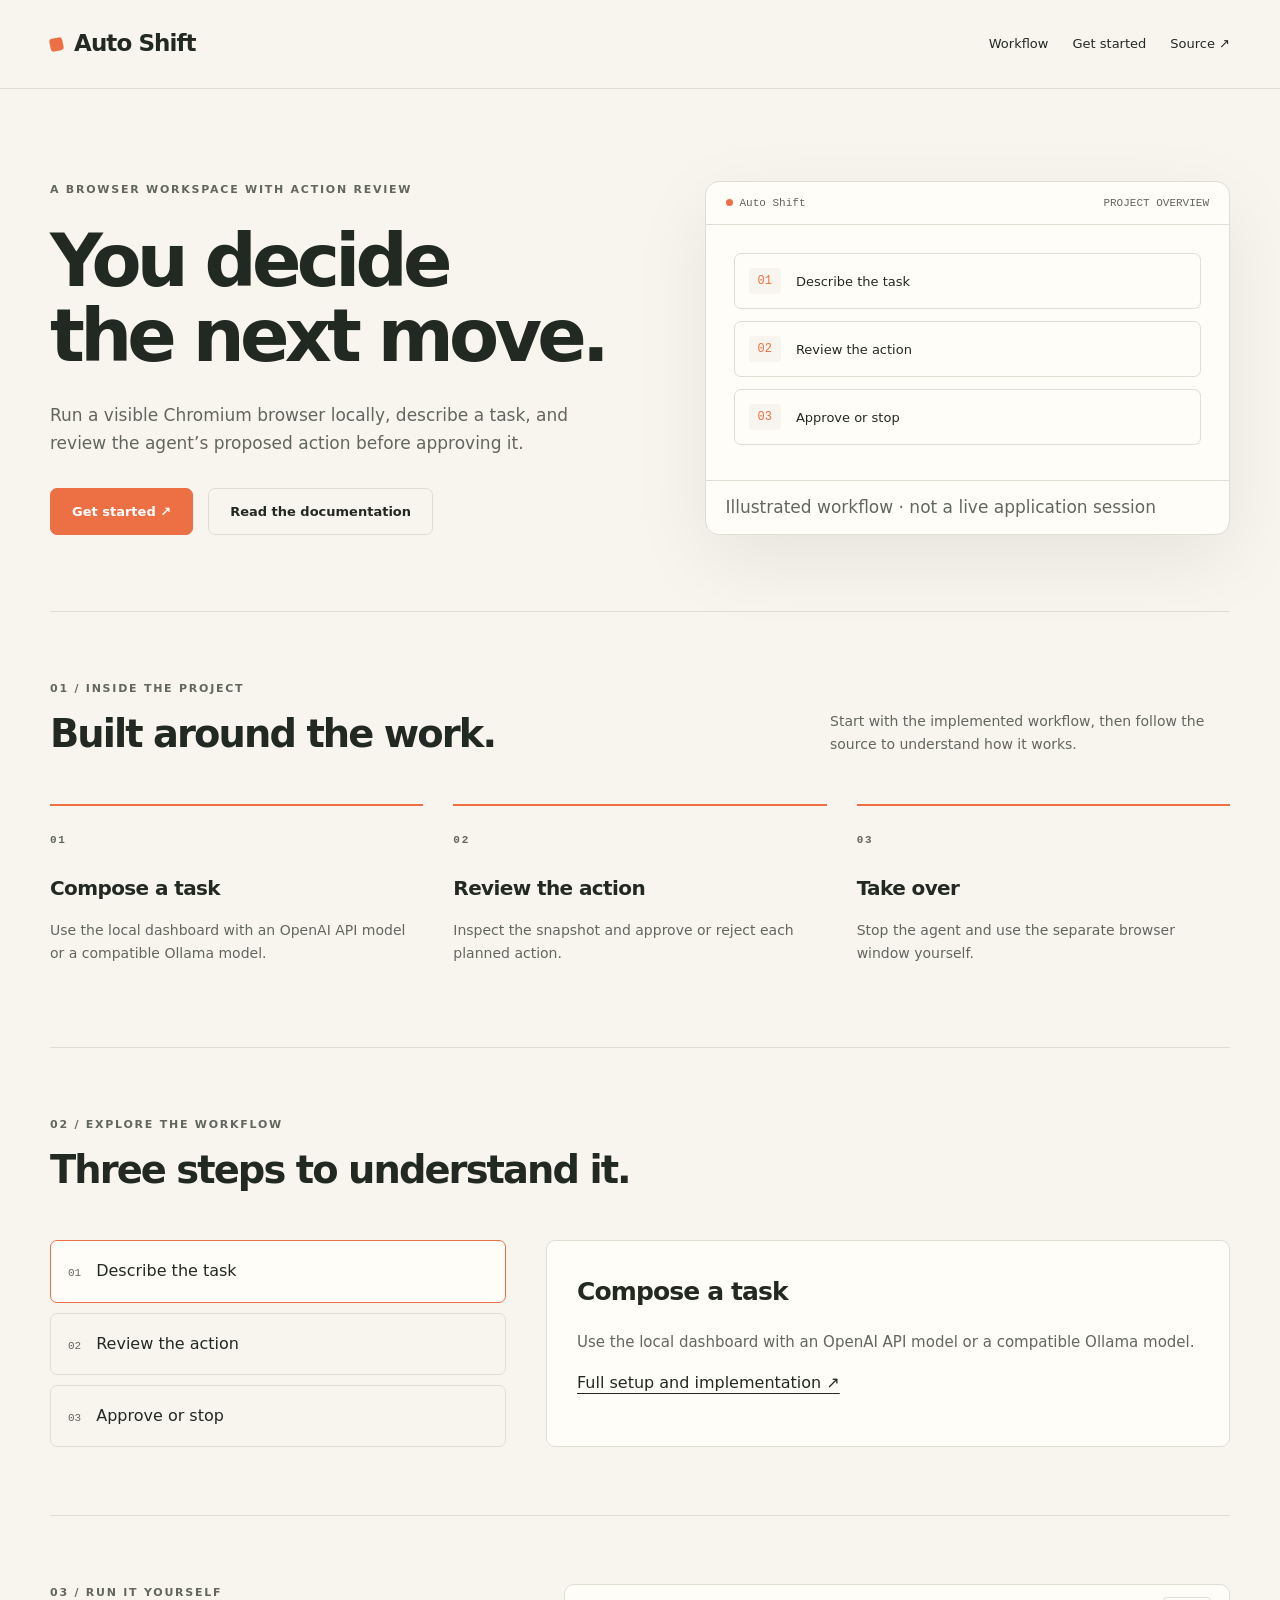
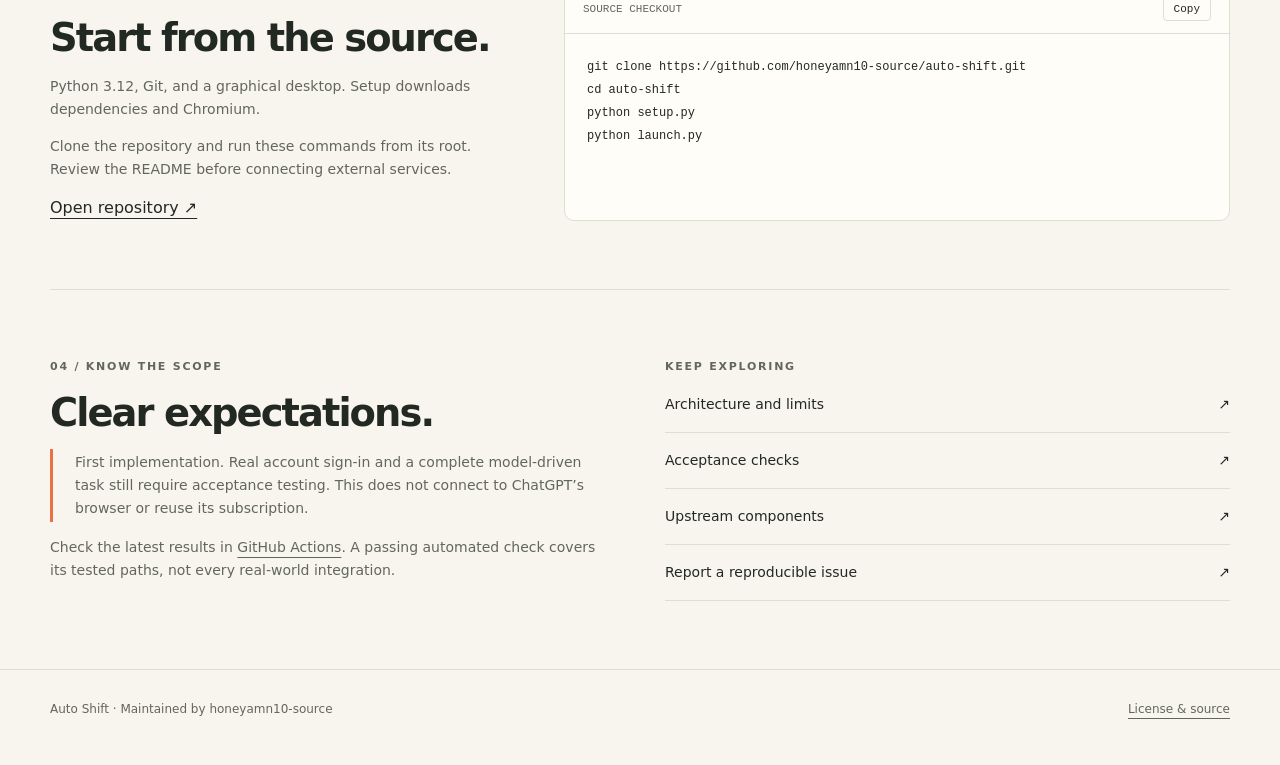
<file: website/index.html>
<!doctype html>
<html lang="en"><head><meta charset="utf-8"><meta name="viewport" content="width=device-width,initial-scale=1"><title>Auto Shift — A browser workspace with action review</title><meta name="description" content="Run a visible Chromium browser locally, describe a task, and review the agent’s proposed action before approving it."><meta name="theme-color" content="#f8f5ee"><meta property="og:title" content="Auto Shift"><meta property="og:description" content="Run a visible Chromium browser locally, describe a task, and review the agent’s proposed action before approving it."><meta property="og:type" content="website"><link rel="canonical" href="https://honeyamn10-source.github.io/auto-shift/"><link rel="icon" href="favicon.svg" type="image/svg+xml"><link rel="stylesheet" href="assets/site.css"><script src="assets/site.js" defer></script></head>
<body class="theme-browser" style="--accent:#ed7045;--bg:#f8f5ee;--ink:#222922;--muted:#62675e;--panel:#fffdf7;--line:#deded3;--on-accent:#ffffff"><a class="skip" href="#main">Skip to content</a><header><div class="wrap nav"><a class="brand" href="#main"><span class="mark" aria-hidden="true"></span>Auto Shift</a><nav aria-label="Primary"><a href="#workflow">Workflow</a><a href="#start">Get started</a><a href="https://github.com/honeyamn10-source/auto-shift">Source ↗</a></nav></div></header>
<main id="main" class="wrap"><section class="hero"><div><div class="eyebrow">A browser workspace with action review</div><h1>You decide
the next move.</h1><p>Run a visible Chromium browser locally, describe a task, and review the agent’s proposed action before approving it.</p><div class="actions"><a class="button primary" href="#start">Get started <span aria-hidden="true">&nbsp;↗</span></a><a class="button" href="https://github.com/honeyamn10-source/auto-shift#readme">Read the documentation</a></div></div><div class="surface"><div class="surface-top"><span><span class="dot"></span>Auto Shift</span><span>PROJECT OVERVIEW</span></div><div class="visual"><div class="workflow"><div class="workflow-row"><span class="num">01</span>Describe the task</div><div class="workflow-row"><span class="num">02</span>Review the action</div><div class="workflow-row"><span class="num">03</span>Approve or stop</div></div></div><p class="surface-note">Illustrated workflow · not a live application session</p></div></section>
<section class="section"><div class="section-head"><div><div class="eyebrow">01 / Inside the project</div><h2>Built around the work.</h2></div><p>Start with the implemented workflow, then follow the source to understand how it works.</p></div><div class="features"><article class="feature"><span class="eyebrow">01</span><h3>Compose a task</h3><p>Use the local dashboard with an OpenAI API model or a compatible Ollama model.</p></article><article class="feature"><span class="eyebrow">02</span><h3>Review the action</h3><p>Inspect the snapshot and approve or reject each planned action.</p></article><article class="feature"><span class="eyebrow">03</span><h3>Take over</h3><p>Stop the agent and use the separate browser window yourself.</p></article></div></section>

<section id="workflow" class="section"><div class="section-head"><div><div class="eyebrow">02 / Explore the workflow</div><h2>Three steps to understand it.</h2></div></div><div class="explorer"><div class="choices" role="group" aria-label="Explore project workflow"><button class="choice" data-choice data-title="Compose a task" data-detail="Use the local dashboard with an OpenAI API model or a compatible Ollama model." aria-pressed="true"><span>01</span>Describe the task</button><button class="choice" data-choice data-title="Review the action" data-detail="Inspect the snapshot and approve or reject each planned action." aria-pressed="false"><span>02</span>Review the action</button><button class="choice" data-choice data-title="Take over" data-detail="Stop the agent and use the separate browser window yourself." aria-pressed="false"><span>03</span>Approve or stop</button></div><div class="explanation" aria-live="polite"><h3 id="explore-title">Compose a task</h3><p id="explore-text">Use the local dashboard with an OpenAI API model or a compatible Ollama model.</p><a href="https://github.com/honeyamn10-source/auto-shift#readme">Full setup and implementation ↗</a></div></div></section>
<section id="start" class="section setup"><div><div class="eyebrow">03 / Run it yourself</div><h2>Start from the source.</h2><p class="muted">Python 3.12, Git, and a graphical desktop. Setup downloads dependencies and Chromium.</p><p class="muted">Clone the repository and run these commands from its root. Review the README before connecting external services.</p><a href="https://github.com/honeyamn10-source/auto-shift">Open repository ↗</a></div><div class="codebox"><div class="code-head"><span>SOURCE CHECKOUT</span><button class="copy" data-copy="setup-code" aria-label="Copy setup commands">Copy</button></div><pre><code id="setup-code">git clone https://github.com/honeyamn10-source/auto-shift.git
cd auto-shift
python setup.py
python launch.py</code></pre></div></section>
<section class="section detail-grid"><div><div class="eyebrow">04 / Know the scope</div><h2>Clear expectations.</h2><p class="scope">First implementation. Real account sign-in and a complete model-driven task still require acceptance testing. This does not connect to ChatGPT’s browser or reuse its subscription.</p><p class="muted">Check the latest results in <a href="https://github.com/honeyamn10-source/auto-shift/actions">GitHub Actions</a>. A passing automated check covers its tested paths, not every real-world integration.</p></div><div><div class="eyebrow">Keep exploring</div><ul class="doc-links"><li><a href="https://github.com/honeyamn10-source/auto-shift/blob/main/docs/ARCHITECTURE.md">Architecture and limits<span aria-hidden="true">↗</span></a></li><li><a href="https://github.com/honeyamn10-source/auto-shift/blob/main/docs/ACCEPTANCE.md">Acceptance checks<span aria-hidden="true">↗</span></a></li><li><a href="https://github.com/honeyamn10-source/auto-shift/blob/main/docs/OPEN_SOURCE.md">Upstream components<span aria-hidden="true">↗</span></a></li><li><a href="https://github.com/honeyamn10-source/auto-shift/issues">Report a reproducible issue<span aria-hidden="true">↗</span></a></li></ul></div></section></main><footer><div class="wrap"><span>Auto Shift · Maintained by honeyamn10-source</span><a href="https://github.com/honeyamn10-source/auto-shift/blob/main/LICENSE">License & source</a></div></footer></body></html>
</file>
<file: website/assets/site.css>
*{box-sizing:border-box}html{scroll-behavior:smooth}body{margin:0;background:var(--bg);color:var(--ink);font-family:Inter,ui-sans-serif,system-ui,-apple-system,sans-serif;line-height:1.65}a{color:inherit;text-underline-offset:5px}button{font:inherit}a,button{touch-action:manipulation}a:focus-visible,button:focus-visible,summary:focus-visible{outline:3px solid var(--accent);outline-offset:5px}.wrap{width:min(1180px,calc(100% - 48px));margin:auto}.skip{position:fixed;top:-80px;left:12px;background:var(--ink);color:var(--bg);padding:12px;z-index:20}.skip:focus{top:12px}header{border-bottom:1px solid var(--line)}.nav{display:flex;align-items:center;justify-content:space-between;min-height:88px;gap:24px}.brand{font-weight:800;letter-spacing:-.04em;text-decoration:none;font-size:23px}.mark{display:inline-block;width:13px;height:13px;border-radius:3px;background:var(--accent);margin-right:11px;transform:rotate(-12deg)}nav{display:flex;gap:24px;font-size:13px}nav a{text-decoration:none}.eyebrow{text-transform:uppercase;letter-spacing:.16em;font-size:11px;font-weight:750;color:var(--muted)}.hero{display:grid;grid-template-columns:1.12fr 1fr;align-items:center;gap:66px;padding:92px 0 76px}.hero h1{font-size:clamp(44px,5.7vw,78px);line-height:1.03;letter-spacing:-.065em;font-weight:650;margin:24px 0 28px;white-space:pre-line}.hero p{max-width:530px;color:var(--muted);font-size:17px}.actions{display:flex;gap:15px;flex-wrap:wrap;margin-top:30px}.button{display:inline-flex;align-items:center;justify-content:center;border:1px solid var(--line);padding:12px 21px;border-radius:7px;text-decoration:none;font-weight:650;font-size:13px}.button.primary{background:var(--accent);border-color:var(--accent);color:var(--on-accent)}.surface{position:relative;background:var(--panel);border:1px solid var(--line);border-radius:14px;overflow:hidden;box-shadow:0 25px 80px #00000012}.surface-top{display:flex;align-items:center;justify-content:space-between;padding:15px 20px;border-bottom:1px solid var(--line);font:11px ui-monospace,monospace;color:var(--muted)}.dot{width:7px;height:7px;background:var(--accent);border-radius:50%;display:inline-block;margin-right:7px}.visual{padding:28px;min-height:255px}.visual h3{font-size:24px;letter-spacing:-.04em;margin:4px 0 26px}.workflow{display:grid;gap:12px}.workflow-row{display:flex;align-items:center;gap:15px;padding:14px;border:1px solid var(--line);border-radius:7px;font-size:13px}.num{font:12px ui-monospace,monospace;color:var(--accent);background:var(--bg);border-radius:4px;padding:6px 9px}.surface-note{padding:12px 20px;margin:0;border-top:1px solid var(--line);font-size:11px;color:var(--muted)}.wave{display:flex;height:92px;align-items:center;gap:7px;justify-content:center;margin:10px 0 28px}.wave i{width:6px;border-radius:5px;background:var(--accent)}.chart{width:100%;height:135px;display:block;margin:18px 0}.orbit{display:grid;place-items:center;width:190px;height:190px;border:1px solid var(--line);border-radius:50%;margin:0 auto 18px;position:relative}.orbit:before,.orbit:after{content:"";position:absolute;border:1px solid var(--line);border-radius:50%;inset:28px}.orbit:after{inset:55px}.orbit span{background:var(--accent);width:16px;height:16px;border-radius:50%;box-shadow:85px 0 0 var(--accent),-70px -48px 0 var(--accent),-30px 80px 0 var(--accent)}.ledger{width:100%;border-collapse:collapse;font-size:13px}.ledger td{padding:14px 0;border-bottom:1px solid var(--line)}.ledger td:last-child{text-align:right;color:var(--muted)}.section{padding:68px 0;border-top:1px solid var(--line)}.section-head{display:flex;justify-content:space-between;align-items:end;gap:40px;margin-bottom:34px}.section h2{font-size:clamp(30px,3vw,42px);line-height:1.15;letter-spacing:-.05em;margin:14px 0}.section-head p{color:var(--muted);max-width:400px;font-size:14px}.features{display:grid;grid-template-columns:repeat(3,1fr);gap:30px}.feature{border-top:2px solid var(--accent);padding-top:19px}.feature .eyebrow{font-family:ui-monospace,monospace}.feature h3{font-size:20px;letter-spacing:-.03em;margin:20px 0 12px}.feature p,.muted{color:var(--muted);font-size:14px}.setup{display:grid;grid-template-columns:.8fr 1.2fr;gap:70px}.codebox{border:1px solid var(--line);background:var(--panel);border-radius:10px;overflow:hidden}.code-head{display:flex;justify-content:space-between;align-items:center;border-bottom:1px solid var(--line);padding:12px 18px;font:11px ui-monospace,monospace;color:var(--muted)}.copy{background:transparent;color:var(--ink);border:1px solid var(--line);padding:5px 10px;border-radius:4px;cursor:pointer}pre{padding:22px;overflow:auto;margin:0;font:12px/1.9 ui-monospace,SFMono-Regular,Consolas,monospace;tab-size:2}code{font-family:ui-monospace,monospace}.detail-grid{display:grid;grid-template-columns:1fr 1fr;gap:50px}.doc-links{list-style:none;padding:0;margin:0}.doc-links li{border-bottom:1px solid var(--line)}.doc-links a{display:flex;justify-content:space-between;padding:16px 0;text-decoration:none;font-size:14px}.doc-links a:hover{color:var(--accent)}.scope{border-left:3px solid var(--accent);padding:2px 0 2px 22px;color:var(--muted);font-size:14px}.screenshot{width:100%;display:block;border-radius:8px;border:1px solid var(--line)}figure{margin:0}figcaption{font-size:12px;color:var(--muted);margin-top:12px}.explorer{display:grid;grid-template-columns:1fr 1.5fr;gap:40px}.choices{display:grid;gap:10px}.choice{color:var(--ink);background:transparent;text-align:left;padding:17px;border:1px solid var(--line);border-radius:7px;cursor:pointer}.choice[aria-pressed=true]{border-color:var(--accent);background:var(--panel)}.choice span{margin-right:15px;color:var(--muted);font:11px ui-monospace,monospace}.explanation{padding:30px;background:var(--panel);border:1px solid var(--line);border-radius:9px}.explanation h3{font-size:25px;margin:0 0 18px;letter-spacing:-.035em}.explanation p{font-size:15px;color:var(--muted)}footer{border-top:1px solid var(--line);padding:30px 0 45px;color:var(--muted);font-size:12px}footer .wrap{display:flex;justify-content:space-between;gap:20px}.theme-restaurant .hero h1,.theme-ledger .hero h1{font-family:Georgia,serif;font-weight:400;letter-spacing:-.045em}.theme-retail .surface{border-radius:3px}.theme-flow .workflow-row{border-left:3px solid var(--accent)}@media(max-width:850px){.hero{grid-template-columns:1fr;gap:40px;padding-top:55px}.hero h1{font-size:clamp(46px,10vw,72px)}.surface{max-width:620px}.setup,.detail-grid{grid-template-columns:1fr;gap:30px}.section-head{display:block}.features{gap:20px}.explorer{grid-template-columns:1fr;gap:20px}nav{gap:15px}}@media(max-width:550px){.wrap{width:calc(100% - 32px)}.nav{align-items:flex-start;flex-direction:column;padding:20px 0;gap:15px;min-height:0}.brand{font-size:20px}.hero{padding:42px 0}.hero h1{font-size:47px}.features{grid-template-columns:1fr}.section{padding:42px 0}.visual{padding:20px}.actions{gap:9px}.button{padding:12px 15px}.section-head{margin-bottom:24px}footer .wrap{flex-direction:column}pre{font-size:11px;padding:16px}}@media(prefers-reduced-motion:reduce){html{scroll-behavior:auto}}
</file>
